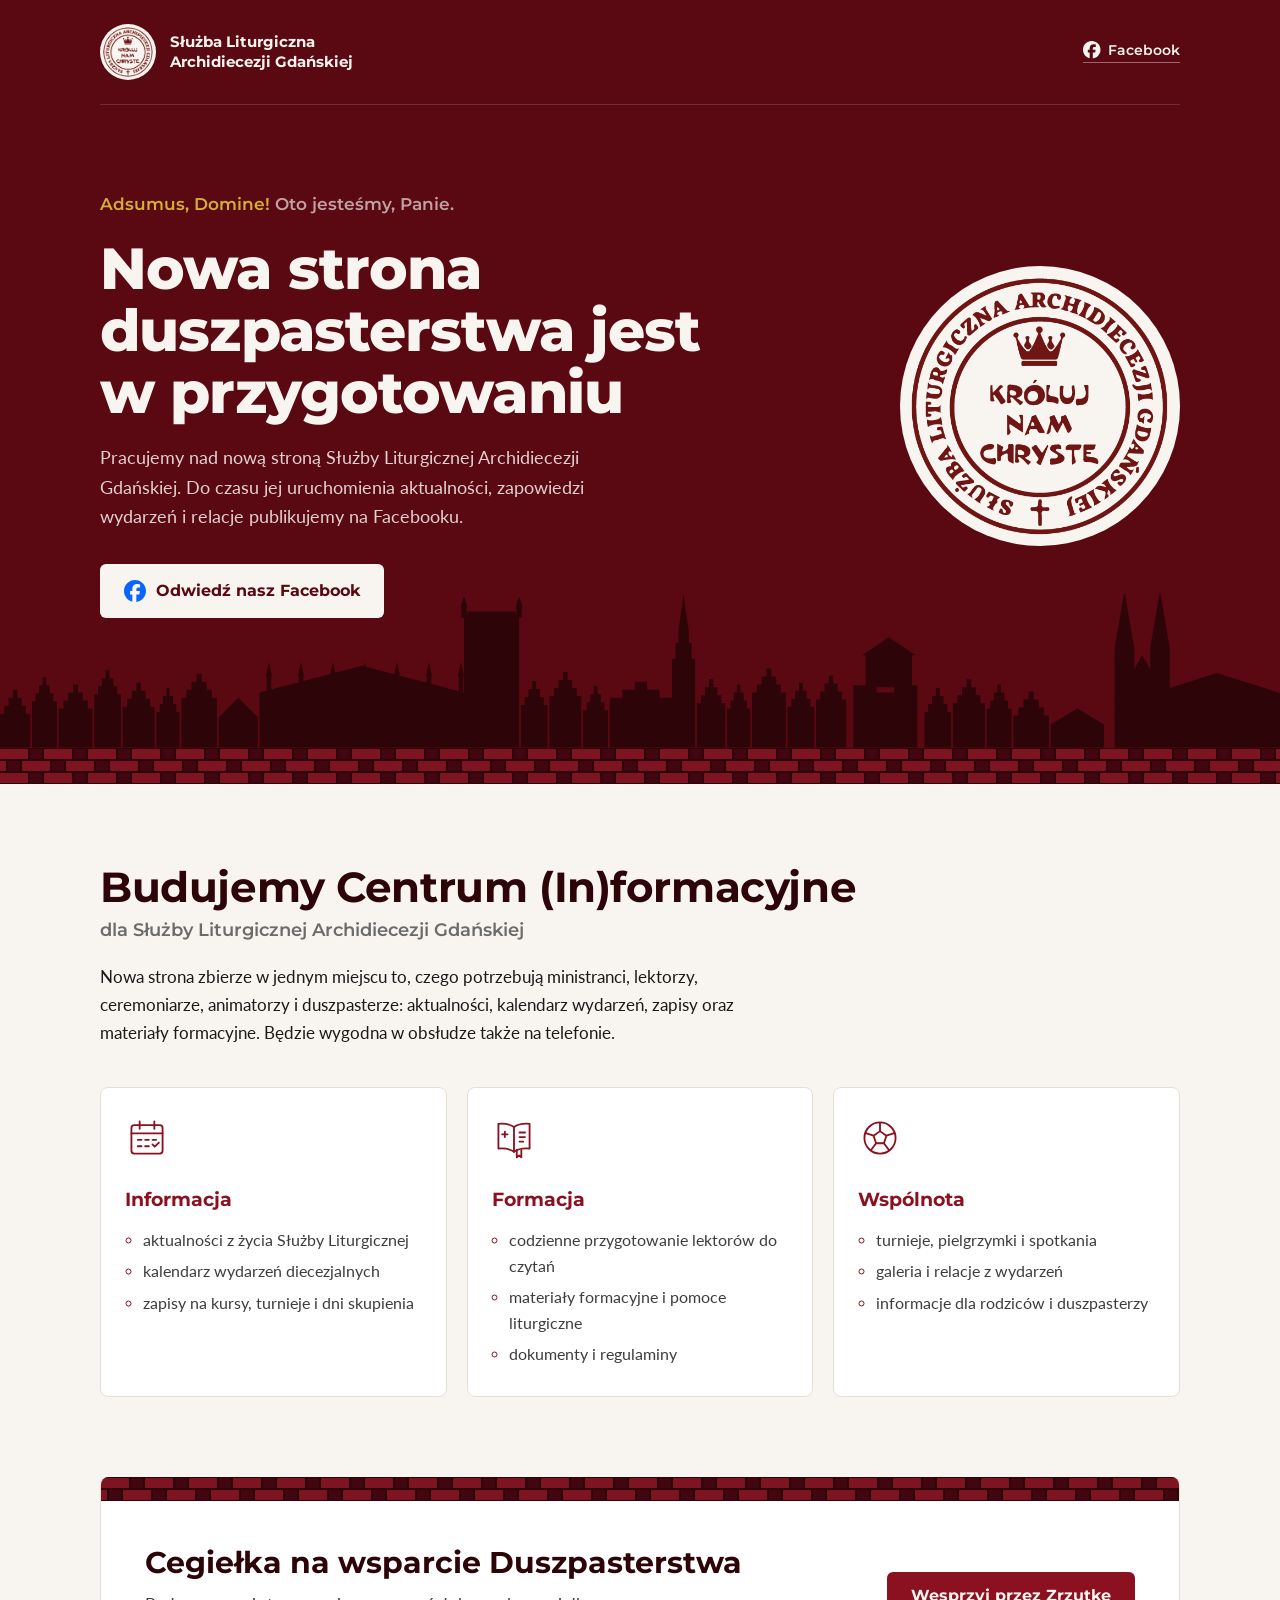
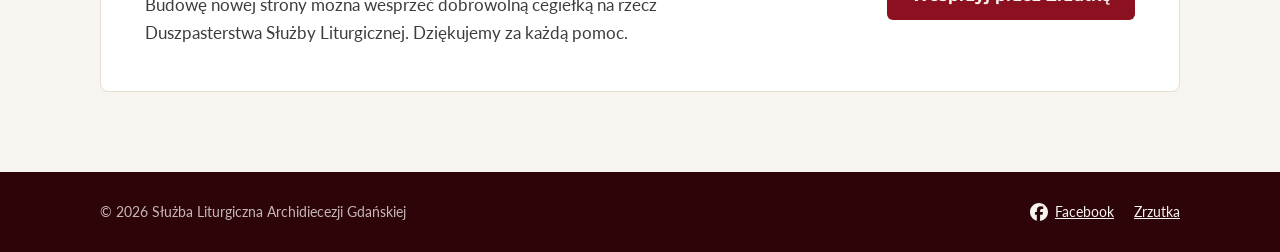
<file: knc24-wkrotce/index.html>
<!doctype html>
<html lang="pl">
<head>
<meta charset="utf-8">
<meta name="viewport" content="width=device-width, initial-scale=1">
<title>Służba Liturgiczna Archidiecezji Gdańskiej | Nowa strona w przygotowaniu</title>
<meta name="description" content="Przygotowujemy nową stronę Duszpasterstwa Służby Liturgicznej Archidiecezji Gdańskiej. Aktualności publikujemy na Facebooku.">
<meta name="theme-color" content="#5A0812">
<meta property="og:title" content="Służba Liturgiczna Archidiecezji Gdańskiej">
<meta property="og:description" content="Nowa strona duszpasterstwa jest w przygotowaniu. Aktualności znajdziesz na Facebooku.">
<meta property="og:locale" content="pl_PL">
<link rel="icon" type="image/png" href="logo.png">
<link rel="preconnect" href="https://fonts.googleapis.com">
<link rel="preconnect" href="https://fonts.gstatic.com" crossorigin>
<link href="https://fonts.googleapis.com/css2?family=Lato:wght@400;700&family=Montserrat:wght@600;700;800&display=swap" rel="stylesheet">
<style>
  :root {
    --bordo: #8B1020;
    --bordo-ciemne: #5A0812;
    --bordo-najciemniejsze: #2D0408;
    --zloto: #D4AF37;
    --krem: #F8F5F0;
    --bialy: #FFFFFF;
    --tekst: #1A1A1A;
    --szary: #6B6B6B;
    --linia: #E6DFD3;
  --cegly: url("data:image/svg+xml,%3Csvg xmlns='http://www.w3.org/2000/svg' width='44' height='24'%3E%3Crect width='44' height='24' fill='%232D0408'/%3E%3Cg fill='%237E1422'%3E%3Crect x='0' y='1' width='28' height='10' rx='1'/%3E%3Crect x='22' y='13' width='28' height='10' rx='1'/%3E%3Crect x='-22' y='13' width='28' height='10' rx='1'/%3E%3C/g%3E%3Cg fill='%23420610'%3E%3Crect x='30' y='1' width='12' height='10' rx='1'/%3E%3Crect x='8' y='13' width='12' height='10' rx='1'/%3E%3C/g%3E%3C/svg%3E") 0 0 / 44px 24px;
    --naglowki: "Montserrat", Arial, sans-serif;
    --tresc: "Lato", Arial, sans-serif;
  }
  * { box-sizing: border-box; }
  body {
    margin: 0;
    background: var(--krem);
    color: var(--tekst);
    font: 400 1.0625rem/1.65 var(--tresc);
  }
  .wrap { width: min(1080px, 100% - 2.5rem); margin-inline: auto; }
  h1, h2, h3 { font-family: var(--naglowki); color: var(--bordo-najciemniejsze); margin: 0; text-wrap: balance; }

  /* Hero */
  .hero { position: relative; background: var(--bordo-ciemne); color: var(--krem); }
  .hero__main { position: relative; z-index: 1; }
  .panorama { display: block; width: 100%; height: clamp(90px, 12vw, 170px); margin-top: -1.5rem; }
  .panorama path { fill: var(--bordo-najciemniejsze); }

  /* pas cegieł – wątek gotycki; układa się raz przy wejściu */
  .cegly { height: 36px; background: var(--bordo-najciemniejsze); }
  .cegly span { display: block; height: 100%; background: var(--cegly); animation: murowanie 1.1s steps(16, end) .2s both; }
  @keyframes murowanie { from { clip-path: inset(0 100% 0 0); } to { clip-path: inset(0 0 0 0); } }
  .top {
    display: flex; align-items: center; justify-content: space-between; gap: 1rem;
    padding: 1.5rem 0;
    border-bottom: 1px solid rgba(248,245,240,.15);
  }
  .brand { display: flex; align-items: center; gap: .85rem; }
  .brand img {
    width: 56px; height: 56px; flex: none;
    border-radius: 50%; background: var(--krem); padding: 3px;
  }
  .brand p {
    margin: 0;
    font: 700 .95rem/1.3 var(--naglowki);
  }
  .top a {
    color: var(--krem);
    font: 600 .875rem/1 var(--naglowki);
    text-decoration: none;
    border-bottom: 1px solid rgba(248,245,240,.4);
    padding-bottom: 3px;
  }
  .top a:hover { border-color: var(--krem); }
  .fb { width: 1.25em; height: 1.25em; flex: none; }
  .top a, .stopka nav a { display: inline-flex; align-items: center; gap: .45rem; }
  .btn--jasny .fb { width: 22px; height: 22px; color: #0866FF; }

  .hero__main {
    display: grid; grid-template-columns: 1fr auto; gap: 3rem; align-items: center;
    padding: clamp(3rem, 8vw, 5.5rem) 0 0;
  }
  .motto {
    margin: 0 0 1.25rem;
    font: 600 1.05rem/1.4 var(--naglowki);
    color: var(--zloto);
  }
  .motto span { color: rgba(248,245,240,.65); font-weight: 600; }
  .hero h1 {
    color: var(--krem);
    font-weight: 800;
    font-size: clamp(2.2rem, 5.5vw, 3.6rem);
    line-height: 1.08;
    letter-spacing: -.015em;
    margin-bottom: 1.25rem;
  }
  .hero__lead { max-width: 560px; margin: 0 0 2rem; color: rgba(248,245,240,.85); font-size: 1.125rem; }
  .hero__logo {
    width: 280px; height: 280px;
    border-radius: 50%; background: var(--krem); padding: 10px;
  }

  .btn {
    display: inline-block;
    font: 700 1rem/1 var(--naglowki);
    text-decoration: none;
    padding: 1rem 1.5rem;
    border-radius: 6px;
    transition: background-color .15s;
  }
  .btn--jasny { background: var(--krem); color: var(--bordo-ciemne); display: inline-flex; align-items: center; gap: .6rem; }
  .btn--jasny:hover { background: var(--bialy); }
  .btn--bordo { background: var(--bordo); color: var(--krem); }
  .btn--bordo:hover { background: var(--bordo-ciemne); }
  a:focus-visible { outline: 3px solid var(--zloto); outline-offset: 3px; }

  /* Centrum */
  .centrum { padding: clamp(3rem, 7vw, 5rem) 0; }
  .centrum h2 { font-size: clamp(1.8rem, 4vw, 2.6rem); line-height: 1.15; letter-spacing: -.01em; }
  .centrum h2 + p { margin: .4rem 0 1.25rem; font: 600 1.125rem/1.4 var(--naglowki); color: var(--szary); }
  .intro { max-width: 680px; margin: 0; }

  .karty {
    list-style: none; padding: 0; margin: 2.5rem 0 0;
    display: grid; grid-template-columns: repeat(3, 1fr); gap: 1.25rem;
  }
  .karta {
    background: var(--bialy);
    border: 1px solid var(--linia);
    border-radius: 8px;
    padding: 1.75rem 1.5rem;
  }
  .karta h3 { font-size: 1.2rem; margin-bottom: .75rem; color: var(--bordo); }
  .karta svg { width: 44px; height: 44px; margin-bottom: 1rem; color: var(--bordo); }
  .karta ul { margin: 0; padding-left: 1.1rem; color: #3d3d3d; font-size: .975rem; }
  .karta li + li { margin-top: .35rem; }
  .karta li::marker { color: var(--bordo); }

  /* Cegiełka */
  .wsparcie { padding: 0 0 clamp(3rem, 7vw, 5rem); }
  .cegielka {
    background: var(--bialy);
    border: 1px solid var(--linia);
    border-top: 0;
    border-radius: 8px;
    position: relative; overflow: hidden;
    --pad: clamp(1.75rem, 4vw, 2.75rem);
    padding: calc(var(--pad) + 24px) var(--pad) var(--pad);
    display: flex; flex-wrap: wrap; align-items: center; justify-content: space-between; gap: 1.5rem 3rem;
  }
  .cegielka::before { content: ""; position: absolute; left: 0; right: 0; top: 0; height: 24px; background: var(--cegly); }
  .cegielka h2 { font-size: clamp(1.5rem, 3vw, 1.9rem); line-height: 1.2; margin-bottom: .6rem; }
  .cegielka p { margin: 0; max-width: 560px; color: #3d3d3d; }

  /* Stopka */
  .stopka { background: var(--bordo-najciemniejsze); color: rgba(248,245,240,.75); font-size: .9rem; padding: 1.75rem 0; }
  .stopka .wrap { display: flex; flex-wrap: wrap; justify-content: space-between; gap: .75rem 1.5rem; }
  .stopka p { margin: 0; }
  .stopka a { color: var(--krem); }
  .stopka nav { display: flex; gap: 1.25rem; }

  @media (prefers-reduced-motion: reduce) { .cegly span { animation: none; } }
  @media (max-width: 860px) {
    .hero__main { grid-template-columns: 1fr; }
    .hero__logo { display: none; }
    .panorama { margin-top: 1.5rem; }
    .karty { grid-template-columns: 1fr; }
  }
  @media (max-width: 480px) {
    .brand img { width: 46px; height: 46px; }
    .brand p { font-size: .7rem; }
    .btn { display: block; text-align: center; }
    .btn--jasny { display: flex; justify-content: center; }
  }
</style>
</head>
<body>

<header class="hero">
  <div class="wrap">
    <div class="top">
      <div class="brand">
        <img src="logo.png" alt="Logo Służby Liturgicznej Archidiecezji Gdańskiej" width="56" height="56">
        <p>Służba Liturgiczna<br>Archidiecezji Gdańskiej</p>
      </div>
      <a href="https://www.facebook.com/sluzbaliturgicznaAG" target="_blank" rel="noopener"><svg class="fb" viewBox="0 0 24 24" aria-hidden="true"><path fill="currentColor" d="M9.101 23.691v-7.98H6.627v-3.667h2.474v-1.58c0-4.085 1.848-5.978 5.858-5.978.401 0 .955.042 1.468.103a8.68 8.68 0 0 1 1.141.195v3.325a8.623 8.623 0 0 0-.653-.036 26.805 26.805 0 0 0-.733-.009c-.707 0-1.259.096-1.675.309a1.686 1.686 0 0 0-.679.622c-.258.42-.374.995-.374 1.752v1.297h3.919l-.386 2.103-.287 1.564h-3.246v8.245C19.396 23.238 24 18.179 24 12.044c0-6.627-5.373-12-12-12s-12 5.373-12 12c0 5.628 3.874 10.35 9.101 11.647Z"/></svg>Facebook</a>
    </div>

    <div class="hero__main">
      <div>
        <p class="motto">Adsumus, Domine! <span>Oto jesteśmy, Panie.</span></p>
        <h1>Nowa strona duszpasterstwa jest w&nbsp;przygotowaniu</h1>
        <p class="hero__lead">Pracujemy nad nową stroną Służby Liturgicznej Archidiecezji Gdańskiej. Do czasu jej uruchomienia aktualności, zapowiedzi wydarzeń i relacje publikujemy na Facebooku.</p>
        <a class="btn btn--jasny" href="https://www.facebook.com/sluzbaliturgicznaAG" target="_blank" rel="noopener"><svg class="fb" viewBox="0 0 24 24" aria-hidden="true"><path fill="currentColor" d="M9.101 23.691v-7.98H6.627v-3.667h2.474v-1.58c0-4.085 1.848-5.978 5.858-5.978.401 0 .955.042 1.468.103a8.68 8.68 0 0 1 1.141.195v3.325a8.623 8.623 0 0 0-.653-.036 26.805 26.805 0 0 0-.733-.009c-.707 0-1.259.096-1.675.309a1.686 1.686 0 0 0-.679.622c-.258.42-.374.995-.374 1.752v1.297h3.919l-.386 2.103-.287 1.564h-3.246v8.245C19.396 23.238 24 18.179 24 12.044c0-6.627-5.373-12-12-12s-12 5.373-12 12c0 5.628 3.874 10.35 9.101 11.647Z"/></svg>Odwiedź nasz Facebook</a>
      </div>
      <img class="hero__logo" src="logo.png" alt="" width="280" height="280">
    </div>
  </div>
  <svg class="panorama" viewBox="0 -20 1440 180" preserveAspectRatio="xMidYMax slice" role="img" aria-label="Panorama Gdańska: Bazylika Mariacka, Ratusz, Żuraw i Katedra Oliwska">
    <path d="M0,160 L0,122 L4.85714,122 L4.85714,113 L9.71429,113 L9.71429,104 L14.5714,104 L14.5714,95 L19.4286,95 L19.4286,104 L24.2857,104 L24.2857,113 L29.1429,113 L29.1429,122 L34,122 L34,160Z M36,160 L36,108 L40,108 L40,99 L44,99 L44,90 L48,90 L48,81 L52,81 L52,90 L56,90 L56,99 L60,99 L60,108 L64,108 L64,160Z M66,160 L66,116 L71.4286,116 L71.4286,107 L76.8571,107 L76.8571,98 L82.2857,98 L82.2857,89 L87.7143,89 L87.7143,98 L93.1429,98 L93.1429,107 L98.5714,107 L98.5714,116 L104,116 L104,160Z M106,160 L106,100 L110.286,100 L110.286,91 L114.571,91 L114.571,82 L118.857,82 L118.857,73 L123.143,73 L123.143,82 L127.429,82 L127.429,91 L131.714,91 L131.714,100 L136,100 L136,160Z M138,160 L138,114 L143.143,114 L143.143,105 L148.286,105 L148.286,96 L153.429,96 L153.429,87 L158.571,87 L158.571,96 L163.714,96 L163.714,105 L168.857,105 L168.857,114 L174,114 L174,160Z M176,160 L176,120 L179.714,120 L179.714,111 L183.429,111 L183.429,102 L187.143,102 L187.143,93 L190.857,93 L190.857,102 L194.571,102 L194.571,111 L198.286,111 L198.286,120 L202,120 L202,160Z M204,160 L204,104 L209.714,104 L209.714,95 L215.429,95 L215.429,86 L221.143,86 L221.143,77 L226.857,77 L226.857,86 L232.571,86 L232.571,95 L238.286,95 L238.286,104 L244,104 L244,160Z M246,160 L246,126 L268,104 L290,126 L290,160Z M292,98 L522,98 L522,160 L292,160Z M292,98 L407,68 L522,98Z M300,80 L305,80 L305,98 L300,98Z M299,80 L302.5,64 L306,80Z M336,80 L341,80 L341,98 L336,98Z M335,80 L338.5,64 L342,80Z M372,80 L377,80 L377,98 L372,98Z M371,80 L374.5,64 L378,80Z M408,80 L413,80 L413,98 L408,98Z M407,80 L410.5,64 L414,80Z M444,80 L449,80 L449,98 L444,98Z M443,80 L446.5,64 L450,80Z M480,80 L485,80 L485,98 L480,98Z M479,80 L482.5,64 L486,80Z M516,80 L521,80 L521,98 L516,98Z M515,80 L518.5,64 L522,80Z M522,10 L584,10 L584,160 L522,160Z M519,2 L525,2 L525,14 L519,14Z M518,2 L522,-10 L526,2Z M581,2 L587,2 L587,14 L581,14Z M580,2 L584,-10 L588,2Z M526,7 L580,7 L580,11 L526,11Z M586,160 L586,112 L590.286,112 L590.286,103 L594.571,103 L594.571,94 L598.857,94 L598.857,85 L603.143,85 L603.143,94 L607.429,94 L607.429,103 L611.714,103 L611.714,112 L616,112 L616,160Z M618,160 L618,102 L623.143,102 L623.143,93 L628.286,93 L628.286,84 L633.429,84 L633.429,75 L638.571,75 L638.571,84 L643.714,84 L643.714,93 L648.857,93 L648.857,102 L654,102 L654,160Z M656,160 L656,118 L660,118 L660,109 L664,109 L664,100 L668,100 L668,91 L672,91 L672,100 L676,100 L676,109 L680,109 L680,118 L684,118 L684,160Z M686,104 L756,104 L756,160 L686,160Z M686,160 L686,104 L700,104 L700,95 L714,95 L714,86 L728,86 L728,95 L742,95 L742,104 L756,104 L756,160Z M756,60 L782,60 L782,160 L756,160Z M760,42 L778,42 L778,60 L760,60Z M763,30 L775,30 L775,42 L763,42Z M763,30 L769,-12 L775,30Z M784,160 L784,110 L788.571,110 L788.571,101 L793.143,101 L793.143,92 L797.714,92 L797.714,83 L802.286,83 L802.286,92 L806.857,92 L806.857,101 L811.429,101 L811.429,110 L816,110 L816,160Z M818,160 L818,116 L821.714,116 L821.714,107 L825.429,107 L825.429,98 L829.143,98 L829.143,89 L832.857,89 L832.857,98 L836.571,98 L836.571,107 L840.286,107 L840.286,116 L844,116 L844,160Z M846,160 L846,98 L851.429,98 L851.429,89 L856.857,89 L856.857,80 L862.286,80 L862.286,71 L867.714,71 L867.714,80 L873.143,80 L873.143,89 L878.571,89 L878.571,98 L884,98 L884,160Z M886,160 L886,114 L890.286,114 L890.286,105 L894.571,105 L894.571,96 L898.857,96 L898.857,87 L903.143,87 L903.143,96 L907.429,96 L907.429,105 L911.714,105 L911.714,114 L916,114 L916,160Z M918,160 L918,106 L922.857,106 L922.857,97 L927.714,97 L927.714,88 L932.571,88 L932.571,79 L937.429,79 L937.429,88 L942.286,88 L942.286,97 L947.143,97 L947.143,106 L952,106 L952,160Z M960,90 L986,90 L986,160 L960,160Z M1006,90 L1032,90 L1032,160 L1006,160Z M984,98 L1008,98 L1008,160 L984,160Z M974,56 L1026,56 L1026,92 L974,92Z M970,56 L1000,36 L1030,56Z M1040,160 L1040,120 L1044.29,120 L1044.29,111 L1048.57,111 L1048.57,102 L1052.86,102 L1052.86,93 L1057.14,93 L1057.14,102 L1061.43,102 L1061.43,111 L1065.71,111 L1065.71,120 L1070,120 L1070,160Z M1072,160 L1072,110 L1077.14,110 L1077.14,101 L1082.29,101 L1082.29,92 L1087.43,92 L1087.43,83 L1092.57,83 L1092.57,92 L1097.71,92 L1097.71,101 L1102.86,101 L1102.86,110 L1108,110 L1108,160Z M1110,160 L1110,116 L1114,116 L1114,107 L1118,107 L1118,98 L1122,98 L1122,89 L1126,89 L1126,98 L1130,98 L1130,107 L1134,107 L1134,116 L1138,116 L1138,160Z M1140,160 L1140,124 L1145.71,124 L1145.71,115 L1151.43,115 L1151.43,106 L1157.14,106 L1157.14,97 L1162.86,97 L1162.86,106 L1168.57,106 L1168.57,115 L1174.29,115 L1174.29,124 L1180,124 L1180,160Z M1182,160 L1182,134 L1212,116 L1242,134 L1242,160Z M1254,100 L1444,100 L1444,160 L1254,160Z M1294,100 L1369,76 L1444,100Z M1254,48 L1276,48 L1276,160 L1254,160Z M1254,48 L1265,-16 L1276,48Z M1294,48 L1316,48 L1316,160 L1294,160Z M1294,48 L1305,-16 L1316,48Z M1276,72 L1294,72 L1294,160 L1276,160Z M1276,72 L1285,56 L1294,72Z"/>
  </svg>
</header>
<div class="cegly" aria-hidden="true"><span></span></div>

<main>
  <section class="centrum" aria-labelledby="centrum-h">
    <div class="wrap">
      <h2 id="centrum-h">Budujemy Centrum (In)formacyjne</h2>
      <p>dla Służby Liturgicznej Archidiecezji Gdańskiej</p>
      <p class="intro">Nowa strona zbierze w jednym miejscu to, czego potrzebują ministranci, lektorzy, ceremoniarze, animatorzy i duszpasterze: aktualności, kalendarz wydarzeń, zapisy oraz materiały formacyjne. Będzie wygodna w obsłudze także na telefonie.</p>

      <ul class="karty">
        <li class="karta">
          <svg viewBox="0 0 48 48" fill="none" stroke="currentColor" stroke-width="2" stroke-linecap="round" stroke-linejoin="round" aria-hidden="true"><rect x="7" y="10" width="34" height="31" rx="3"/><path d="M7 19h34M16 6v8M32 6v8"/><path d="M14 26h4M22 26h4M30 26h4M14 33h4M22 33h4"/><path d="M30 31l2.5 2.5L37 29"/></svg>
          <h3>Informacja</h3>
          <ul>
            <li>aktualności z życia Służby Liturgicznej</li>
            <li>kalendarz wydarzeń diecezjalnych</li>
            <li>zapisy na kursy, turnieje i dni skupienia</li>
          </ul>
        </li>
        <li class="karta">
          <svg viewBox="0 0 48 48" fill="none" stroke="currentColor" stroke-width="2" stroke-linecap="round" stroke-linejoin="round" aria-hidden="true"><path d="M24 12c-4-3-10-4-17-3.5v27c7-.5 13 .5 17 3.5 4-3 10-4 17-3.5v-27c-7-.5-13 .5-17 3.5z"/><path d="M24 12v27"/><path d="M14 17v6M11 20h6"/><path d="M30 18h6M30 23h6M30 28h4"/><path d="M27 37v8l2.5-2 2.5 2v-7.5"/></svg>
          <h3>Formacja</h3>
          <ul>
            <li>codzienne przygotowanie lektorów do czytań</li>
            <li>materiały formacyjne i pomoce liturgiczne</li>
            <li>dokumenty i regulaminy</li>
          </ul>
        </li>
        <li class="karta">
          <svg viewBox="0 0 48 48" fill="none" stroke="currentColor" stroke-width="2" stroke-linecap="round" stroke-linejoin="round" aria-hidden="true"><circle cx="24" cy="24" r="17"/><path d="M24 16.5l7 5-2.7 8.2h-8.6L17 21.5z"/><path d="M24 16.5V7.5M31 21.5l8.5-2.8M28.3 29.7l5.2 7.2M19.7 29.7l-5.2 7.2M17 21.5l-8.5-2.8"/></svg>
          <h3>Wspólnota</h3>
          <ul>
            <li>turnieje, pielgrzymki i spotkania</li>
            <li>galeria i relacje z wydarzeń</li>
            <li>informacje dla rodziców i duszpasterzy</li>
          </ul>
        </li>
      </ul>
    </div>
  </section>

  <section class="wsparcie" aria-labelledby="cegielka-h">
    <div class="wrap">
      <div class="cegielka">
        <div>
          <h2 id="cegielka-h">Cegiełka na wsparcie Duszpasterstwa</h2>
          <p>Budowę nowej strony można wesprzeć dobrowolną cegiełką na rzecz Duszpasterstwa Służby Liturgicznej. Dziękujemy za każdą pomoc.</p>
        </div>
        <a class="btn btn--bordo" href="https://zrzutka.pl/jtex6y" target="_blank" rel="noopener">Wesprzyj przez Zrzutkę</a>
      </div>
    </div>
  </section>
</main>

<footer class="stopka">
  <div class="wrap">
    <p>© 2026 Służba Liturgiczna Archidiecezji Gdańskiej</p>
    <nav aria-label="Linki">
      <a href="https://www.facebook.com/sluzbaliturgicznaAG" target="_blank" rel="noopener"><svg class="fb" viewBox="0 0 24 24" aria-hidden="true"><path fill="currentColor" d="M9.101 23.691v-7.98H6.627v-3.667h2.474v-1.58c0-4.085 1.848-5.978 5.858-5.978.401 0 .955.042 1.468.103a8.68 8.68 0 0 1 1.141.195v3.325a8.623 8.623 0 0 0-.653-.036 26.805 26.805 0 0 0-.733-.009c-.707 0-1.259.096-1.675.309a1.686 1.686 0 0 0-.679.622c-.258.42-.374.995-.374 1.752v1.297h3.919l-.386 2.103-.287 1.564h-3.246v8.245C19.396 23.238 24 18.179 24 12.044c0-6.627-5.373-12-12-12s-12 5.373-12 12c0 5.628 3.874 10.35 9.101 11.647Z"/></svg>Facebook</a>
      <a href="https://zrzutka.pl/jtex6y" target="_blank" rel="noopener">Zrzutka</a>
    </nav>
  </div>
</footer>

</body>
</html>
</file>
